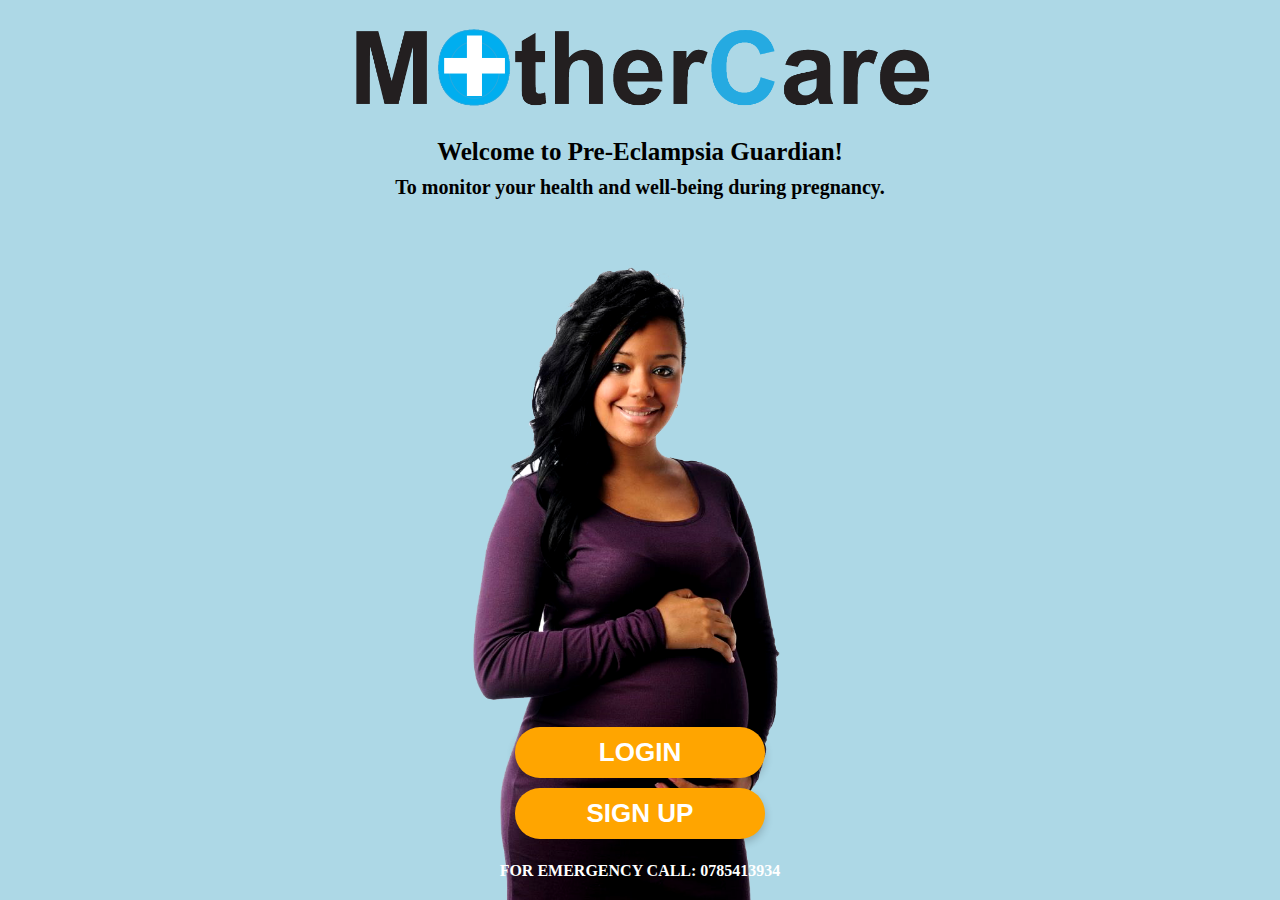
<file: index.html>
<!DOCTYPE html>
<html lang="en">
<head>
    <meta charset="UTF-8">
    <meta http-equiv="refresh" content="0;url=screen1.html">
    <title>Redirecting...</title>
</head>
<body>
    <p>If you are not redirected, <a href="screen1.html">click here</a>.</p>
</body>
</html>
</file>
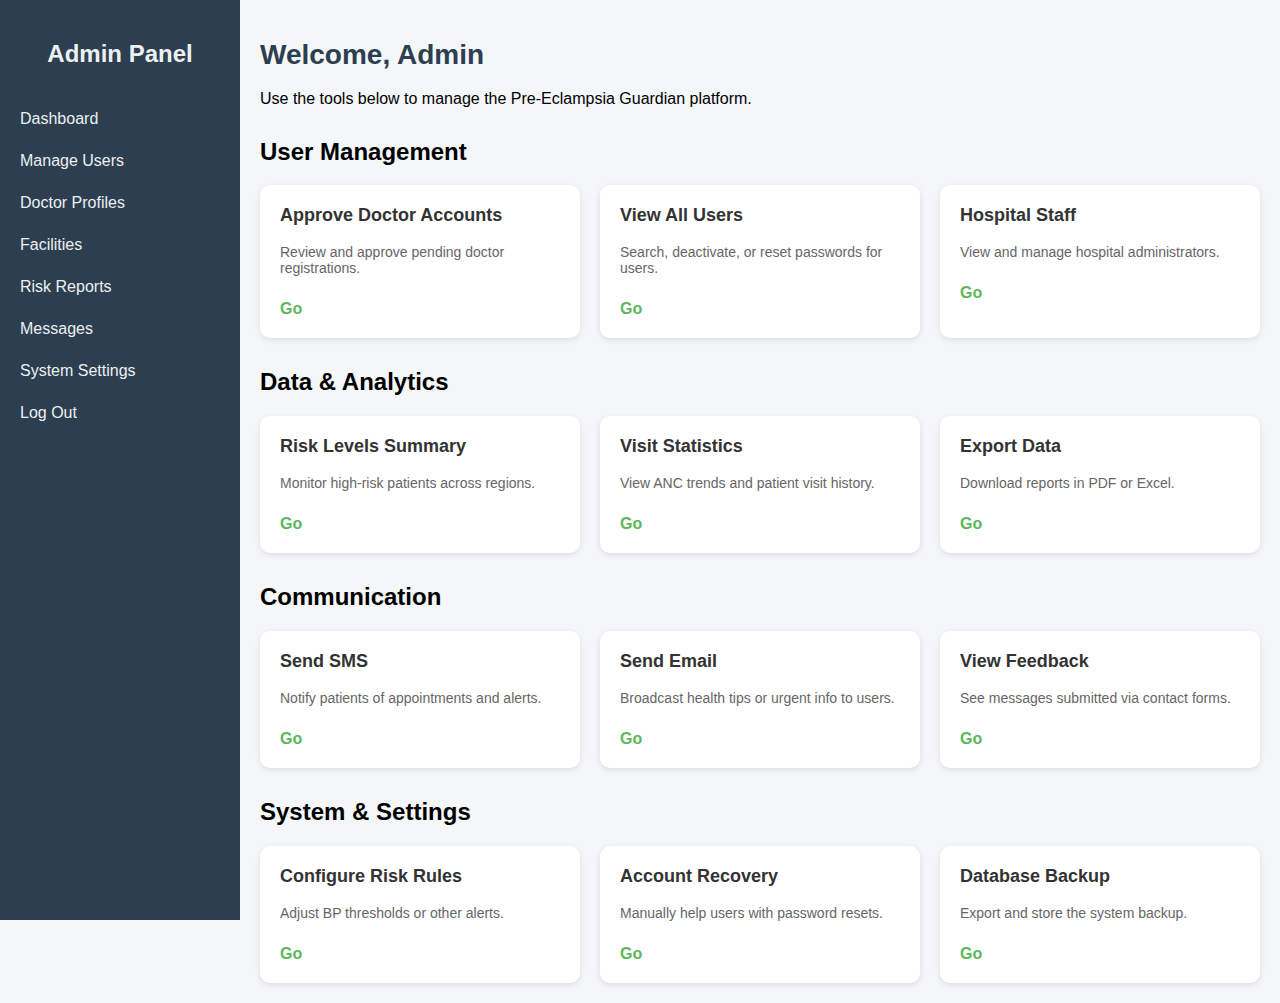
<file: admin_dashboard.html>
<!DOCTYPE html>
<html lang="en">
<head>
  <meta charset="UTF-8" />
  <meta name="viewport" content="width=device-width, initial-scale=1.0"/>
  <title>Admin Dashboard - Pre-Eclampsia Guardian</title>
  <style>
    body {
      margin: 0;
      font-family: 'Segoe UI', Tahoma, Geneva, Verdana, sans-serif;
      background-color: #f4f6f8;
    }

    .sidebar {
      position: fixed;
      width: 240px;
      height: 100%;
      background-color: #2c3e50;
      padding-top: 20px;
    }

    .sidebar h2 {
      color: #ecf0f1;
      text-align: center;
      margin-bottom: 30px;
    }

    .sidebar a {
      display: block;
      color: #ecf0f1;
      padding: 12px 20px;
      text-decoration: none;
      transition: background 0.3s;
    }

    .sidebar a:hover {
      background-color: #34495e;
    }

    .main {
      margin-left: 240px;
      padding: 20px;
    }

    .main h1 {
      color: #2c3e50;
      font-size: 28px;
    }

    .section {
      margin-top: 30px;
    }

    .card-container {
      display: grid;
      grid-template-columns: repeat(auto-fit, minmax(220px, 1fr));
      gap: 20px;
    }

    .card {
      background-color: #ffffff;
      padding: 20px;
      border-radius: 10px;
      box-shadow: 0 2px 6px rgba(0,0,0,0.1);
      transition: transform 0.2s ease;
    }

    .card:hover {
      transform: scale(1.02);
    }

    .card h3 {
      margin-top: 0;
      font-size: 18px;
      color: #333;
    }

    .card p {
      font-size: 14px;
      color: #666;
    }

    .card a {
      display: inline-block;
      margin-top: 10px;
      text-decoration: none;
      color: #5cb85c;
      font-weight: bold;
    }

    .card a:hover {
      text-decoration: underline;
    }
  </style>
</head>
<body>

  <div class="sidebar">
    <h2>Admin Panel</h2>
    <a href="#">Dashboard</a>
    <a href="#">Manage Users</a>
    <a href="#">Doctor Profiles</a>
    <a href="#">Facilities</a>
    <a href="#">Risk Reports</a>
    <a href="#">Messages</a>
    <a href="#">System Settings</a>
    <a href="#">Log Out</a>
  </div>

  <div class="main">
    <h1>Welcome, Admin</h1>
    <p>Use the tools below to manage the Pre-Eclampsia Guardian platform.</p>

    <div class="section">
      <h2>User Management</h2>
      <div class="card-container">
        <div class="card">
          <h3>Approve Doctor Accounts</h3>
          <p>Review and approve pending doctor registrations.</p>
          <a href="approve_doctors.php">Go</a>
        </div>
        <div class="card">
          <h3>View All Users</h3>
          <p>Search, deactivate, or reset passwords for users.</p>
          <a href="manage_users.php">Go</a>
        </div>
        <div class="card">
          <h3>Hospital Staff</h3>
          <p>View and manage hospital administrators.</p>
          <a href="hospital_staff.php">Go</a>
        </div>
      </div>
    </div>

    <div class="section">
      <h2>Data & Analytics</h2>
      <div class="card-container">
        <div class="card">
          <h3>Risk Levels Summary</h3>
          <p>Monitor high-risk patients across regions.</p>
          <a href="risk_reports.php">Go</a>
        </div>
        <div class="card">
          <h3>Visit Statistics</h3>
          <p>View ANC trends and patient visit history.</p>
          <a href="visit_analytics.php">Go</a>
        </div>
        <div class="card">
          <h3>Export Data</h3>
          <p>Download reports in PDF or Excel.</p>
          <a href="export_data.php">Go</a>
        </div>
      </div>
    </div>

    <div class="section">
      <h2>Communication</h2>
      <div class="card-container">
        <div class="card">
          <h3>Send SMS</h3>
          <p>Notify patients of appointments and alerts.</p>
          <a href="send_sms.php">Go</a>
        </div>
        <div class="card">
          <h3>Send Email</h3>
          <p>Broadcast health tips or urgent info to users.</p>
          <a href="send_email.php">Go</a>
        </div>
        <div class="card">
          <h3>View Feedback</h3>
          <p>See messages submitted via contact forms.</p>
          <a href="view_feedback.php">Go</a>
        </div>
      </div>
    </div>

    <div class="section">
      <h2>System & Settings</h2>
      <div class="card-container">
        <div class="card">
          <h3>Configure Risk Rules</h3>
          <p>Adjust BP thresholds or other alerts.</p>
          <a href="risk_settings.php">Go</a>
        </div>
        <div class="card">
          <h3>Account Recovery</h3>
          <p>Manually help users with password resets.</p>
          <a href="reset_requests.php">Go</a>
        </div>
        <div class="card">
          <h3>Database Backup</h3>
          <p>Export and store the system backup.</p>
          <a href="backup.php">Go</a>
        </div>
      </div>
    </div>
  </div>

</body>
</html>
</file>
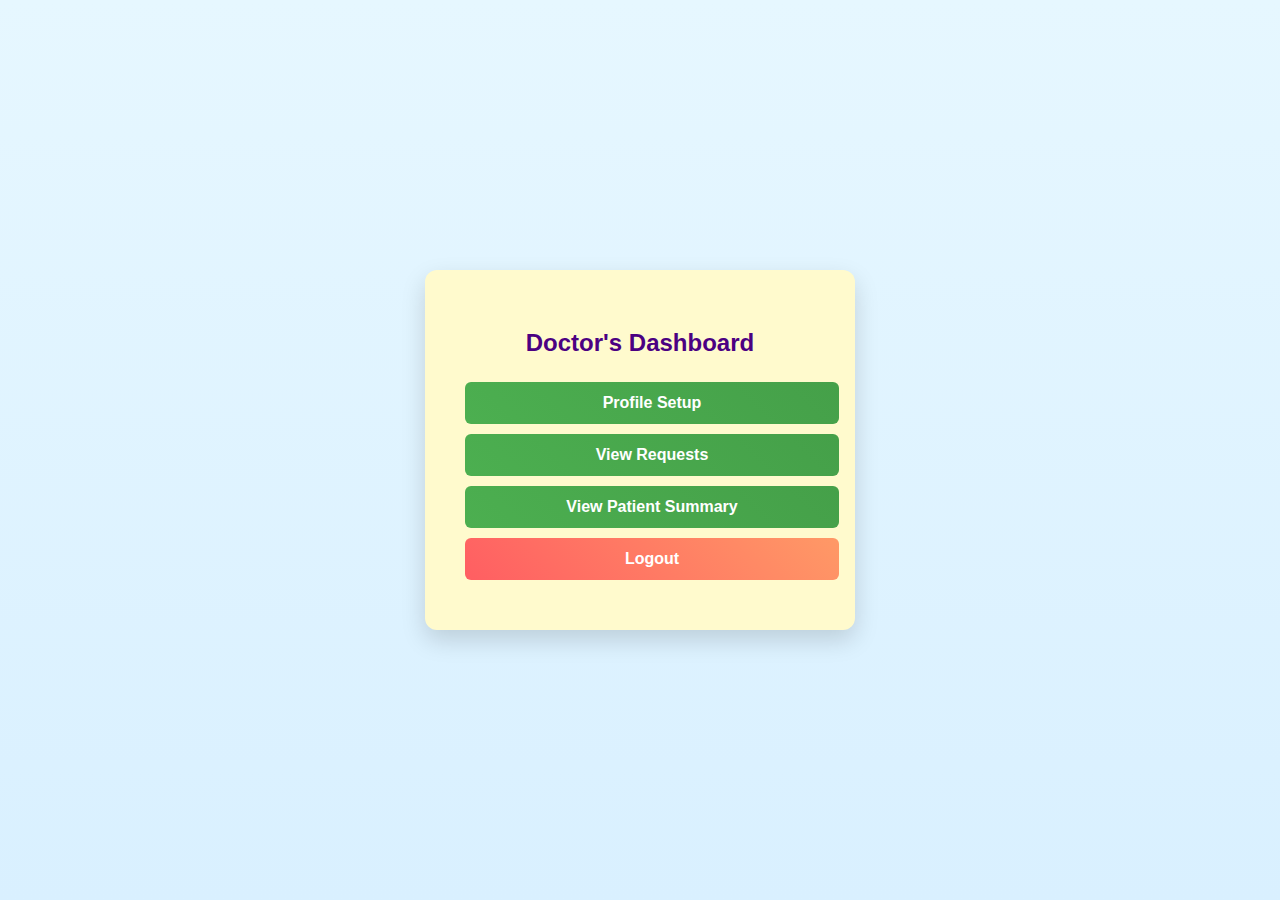
<file: doctor_dashboard.html>
<!DOCTYPE html>
<html lang="en">
<head>
  <meta charset="UTF-8" />
  <meta name="viewport" content="width=device-width, initial-scale=1.0"/>
  <title>Doctor Dashboard - MotherCare</title>
  <style>
    body {
      margin: 0;
      padding: 0;
      font-family: 'Segoe UI', Tahoma, Geneva, Verdana, sans-serif;
      background: linear-gradient(to bottom, #e6f7ff, #d9f0ff);
      display: flex;
      justify-content: center;
      align-items: center;
      height: 100vh;
    }

    .dashboard-container {
      background-color: #fffacd;
      padding: 40px;
      border-radius: 12px;
      box-shadow: 0 10px 25px rgba(0, 0, 0, 0.15);
      text-align: center;
      width: 350px;
    }

    h2 {
      color: #4B0082;
      margin-bottom: 25px;
    }

    .dashboard-btn {
      display: block;
      width: 100%;
      margin: 10px 0;
      padding: 12px;
      font-size: 16px;
      font-weight: bold;
      color: white;
      background: linear-gradient(45deg, #4CAF50, #45a049);
      border: none;
      border-radius: 6px;
      cursor: pointer;
      transition: background 0.3s ease;
      text-decoration: none;
    }

    .dashboard-btn:hover {
      background: linear-gradient(45deg, #45a049, #4CAF50);
    }

    .logout-btn {
      background: linear-gradient(45deg, #ff5e62, #ff9966);
    }

    .logout-btn:hover {
      background: linear-gradient(45deg, #ff9966, #ff5e62);
    }
  </style>
</head>
<body>

  <div class="dashboard-container">
    <h2>Doctor's Dashboard</h2>

    <a href="doctor_profile_setup.html" class="dashboard-btn">Profile Setup</a>
    <a href="view_requests.html" class="dashboard-btn">View Requests</a>
    <a href="at_risk_summary.html" class="dashboard-btn">View Patient Summary</a>
    <a href="screen1.html" class="dashboard-btn logout-btn">Logout</a>

  </div>

</body>
</html>
</file>
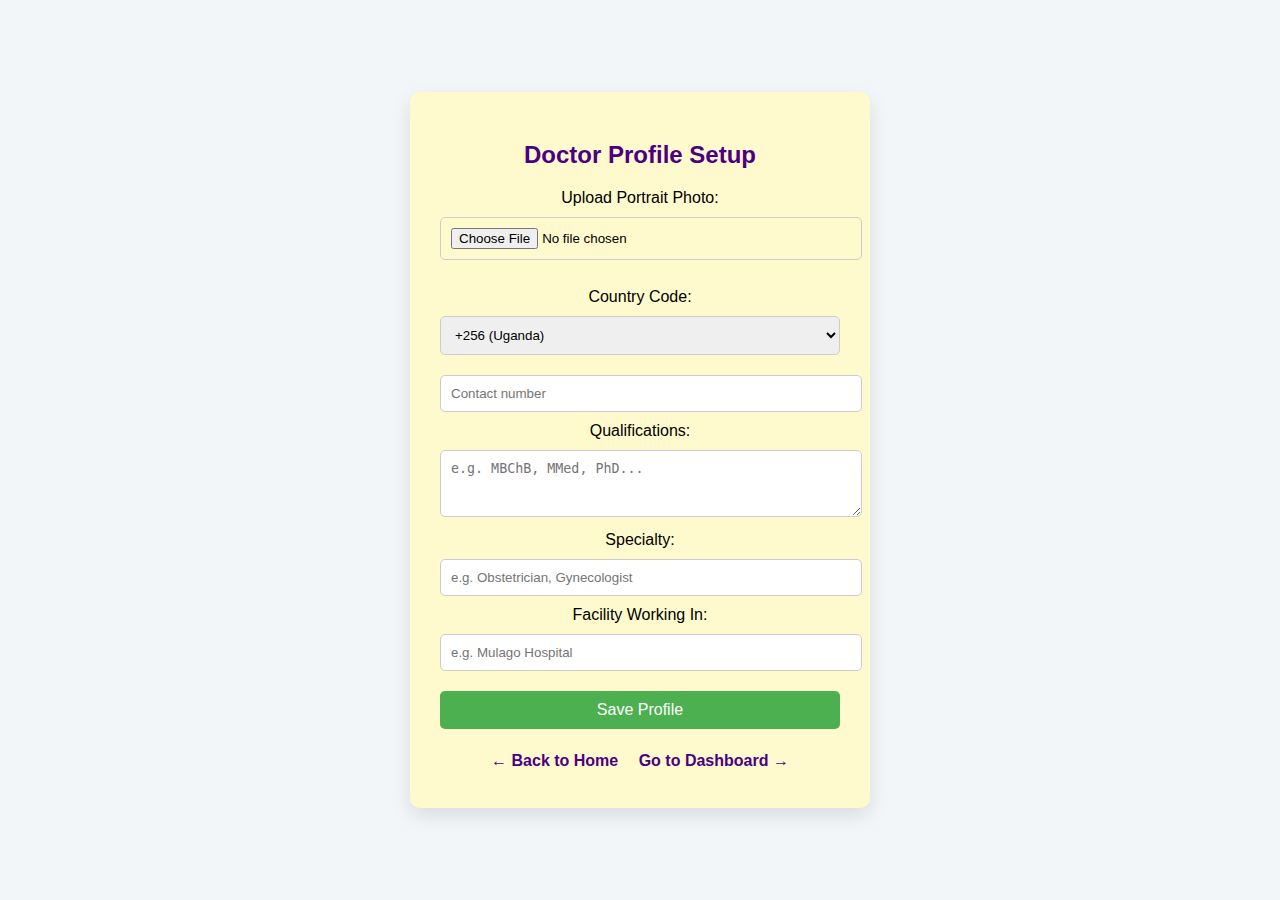
<file: doctor_profile_setup.html>
<!DOCTYPE html>
<html lang="en">
<head>
  <meta charset="UTF-8" />
  <meta name="viewport" content="width=device-width, initial-scale=1.0" />
  <title>Doctor Profile Setup - Pre-Eclampsia Guardian</title>
  <style>
    body {
      font-family: Arial, sans-serif;
      background-color: #f3f6f9;
      display: flex;
      justify-content: center;
      align-items: center;
      height: 100vh;
      margin: 0;
    }

    .profile-container {
      background-color: #fffacd;
      padding: 30px;
      border-radius: 10px;
      width: 400px;
      box-shadow: 0 8px 20px rgba(0,0,0,0.1);
      text-align: center;
    }

    h2 {
      color: #4B0082;
      margin-bottom: 20px;
    }

    input[type="text"], input[type="file"], textarea, select, input[type="tel"] {
      width: 100%;
      padding: 10px;
      margin: 10px 0;
      border-radius: 5px;
      border: 1px solid #ccc;
    }

    textarea {
      resize: vertical;
    }

    .button {
      background-color: #4CAF50;
      color: white;
      border: none;
      padding: 10px;
      width: 100%;
      border-radius: 5px;
      cursor: pointer;
      font-size: 16px;
      margin-top: 10px;
    }

    .button:hover {
      background-color: #45a049;
    }

    .link-buttons {
      margin-top: 15px;
    }

    .link-buttons a {
      display: inline-block;
      margin: 8px;
      color: #4B0082;
      text-decoration: none;
      font-weight: bold;
    }

    .link-buttons a:hover {
      text-decoration: underline;
    }
  </style>
</head>
<body>

<div class="profile-container">
  <h2>Doctor Profile Setup</h2>
  <form action="doctor_profile_setup.php" method="POST" enctype="multipart/form-data">
    <label>Upload Portrait Photo:</label>
    <input type="file" name="photo" accept="image/*" required /><br><br>

    <label for="countryCode">Country Code:</label>
    <select name="countryCode" id="countryCode" required>
      <option value="+256">+256 (Uganda)</option>
      <option value="+254">+254 (Kenya)</option>
      <option value="+255">+255 (Tanzania)</option>
      <option value="+211">+211 (South Sudan)</option>
      <option value="+250">+250 (Rwanda)</option>
      <option value="+243">+243 (DR Congo)</option>
      <option value="+252">+252 (Somalia)</option>
      <option value="+234">+234 (Nigeria)</option>
      <option value="+251">+251 (Ethiopia)</option>
      <option value="+1">+1 (USA)</option>
      <option value="+44">+44 (UK)</option>
      <option value="+27">+27 (South Africa)</option>
      <option value="+91">+91 (India)</option>
    </select>

    <input type="tel" name="dContact" placeholder="Contact number" required />

    <label>Qualifications:</label>
    <textarea name="qualifications" rows="3" placeholder="e.g. MBChB, MMed, PhD..." required></textarea>

    <label>Specialty:</label>
    <input type="text" name="specialty" placeholder="e.g. Obstetrician, Gynecologist" required />

    <label>Facility Working In:</label>
    <input type="text" name="facility" placeholder="e.g. Mulago Hospital" required />

    <button type="submit" class="button">Save Profile</button>
  </form>

  <div class="link-buttons">
    <a href="screen1.html">← Back to Home</a>
    <a href="doctor_dashboard.html">Go to Dashboard →</a>
  </div>
</div>

</body>
</html>
</file>
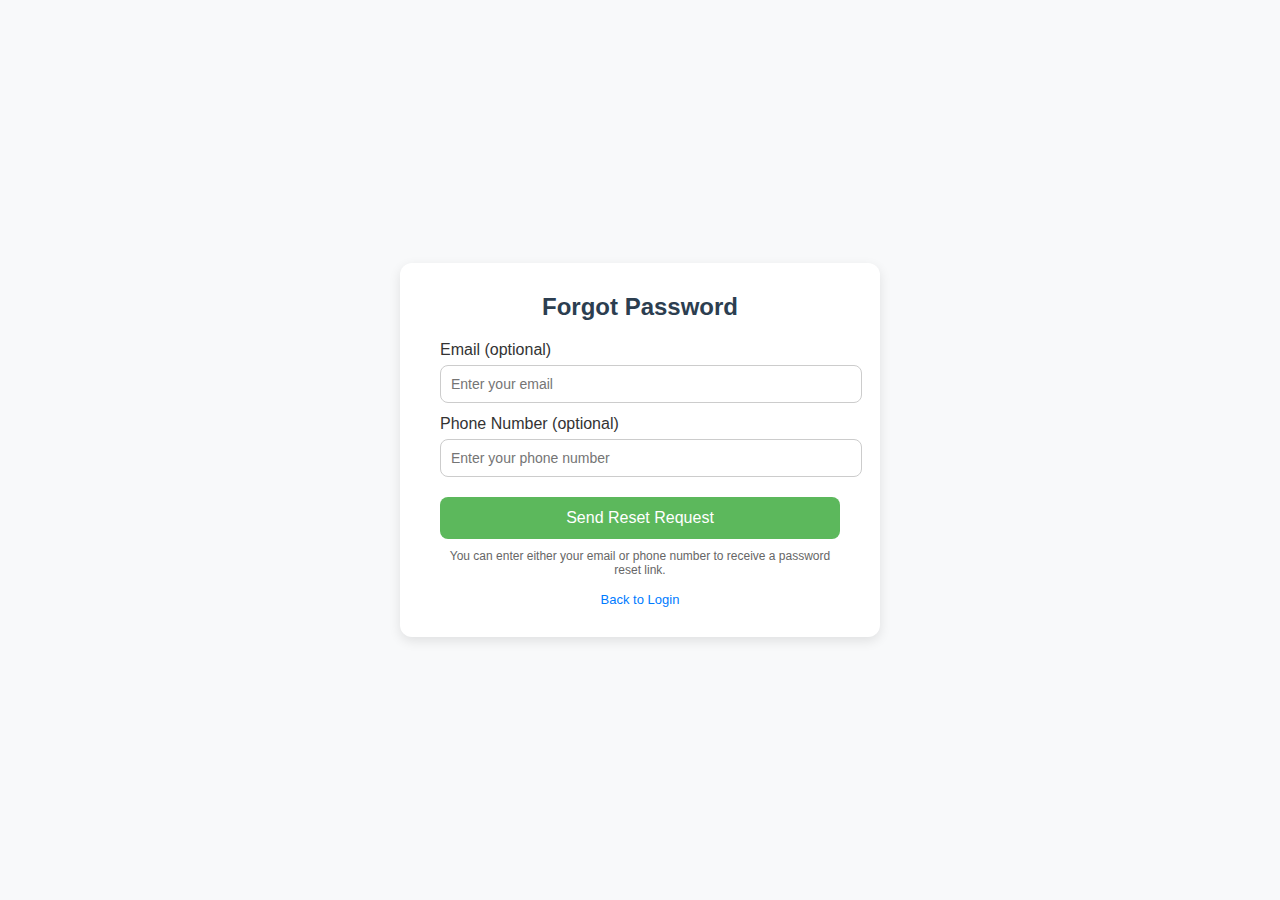
<file: forgot_password.html>
<!DOCTYPE html>
<html lang="en">
<head>
  <meta charset="UTF-8">
  <title>Forgot Password - Pre-Eclampsia Guardian</title>
  <meta name="viewport" content="width=device-width, initial-scale=1">
  <style>
    body {
      margin: 0;
      font-family: 'Segoe UI', Tahoma, Geneva, Verdana, sans-serif;
      background: #f8f9fa;
      display: flex;
      justify-content: center;
      align-items: center;
      height: 100vh;
    }

    .container {
      background-color: #ffffff;
      padding: 30px 40px;
      border-radius: 12px;
      box-shadow: 0 4px 12px rgba(0, 0, 0, 0.1);
      width: 100%;
      max-width: 400px;
    }

    .container h2 {
      margin-top: 0;
      color: #2c3e50;
      font-size: 24px;
      text-align: center;
    }

    label {
      display: block;
      margin: 12px 0 6px;
      color: #333;
      font-weight: 500;
    }

    input[type="email"],
    input[type="text"] {
      width: 100%;
      padding: 10px;
      border: 1px solid #ccc;
      border-radius: 8px;
      outline: none;
      font-size: 14px;
      transition: border 0.3s;
    }

    input:focus {
      border-color: #5cb85c;
    }

    button {
      width: 100%;
      padding: 12px;
      margin-top: 20px;
      background-color: #5cb85c;
      border: none;
      border-radius: 8px;
      color: white;
      font-size: 16px;
      cursor: pointer;
      transition: background-color 0.3s;
    }

    button:hover {
      background-color: #4cae4c;
    }

    .note {
      text-align: center;
      font-size: 12px;
      color: #666;
      margin-top: 10px;
    }

    .back-link {
      display: block;
      text-align: center;
      margin-top: 15px;
      font-size: 13px;
    }

    .back-link a {
      color: #007bff;
      text-decoration: none;
    }

    .back-link a:hover {
      text-decoration: underline;
    }
  </style>
</head>
<body>

  <div class="container">
    <h2>Forgot Password</h2>
    <form action="admin.php" method="POST">
      <label for="email">Email (optional)</label>
      <input type="email" name="email" id="email" placeholder="Enter your email">

      <label for="phone">Phone Number (optional)</label>
      <input type="text" name="phone" id="phone" placeholder="Enter your phone number">

      <button type="submit">Send Reset Request</button>

      <p class="note">You can enter either your email or phone number to receive a password reset link.</p>

      <div class="back-link">
        <a href="screen2.html">Back to Login</a>
      </div>
    </form>
  </div>

</body>
</html>
</file>
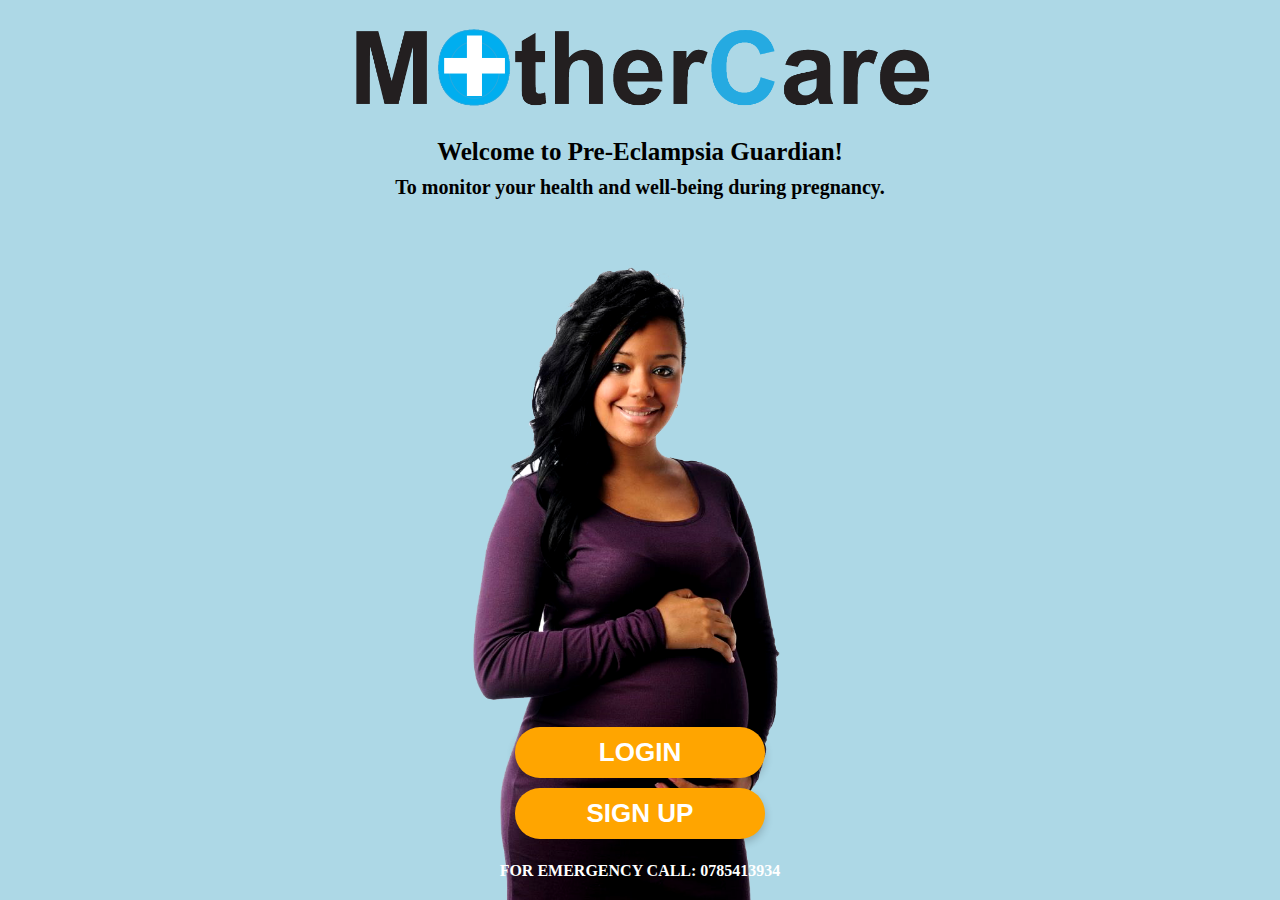
<file: screen1.html>
<!DOCTYPE html>
<html lang="en">
<head>
    <meta charset="UTF-8">
    <meta name="viewport" content="width=device-width, initial-scale=1.0">
    <title>Mother Care</title>
    <style>
        /* Center all content */
        body {
            background-color: #ADD8E6; /* Light blue background */
            margin: 0;
            display: flex;
            flex-direction: column;
            align-items: center;
            height: 100vh; /* Fill the viewport height */
        }

        /* Style for the logo image */
        .logo {
            width: 80%; /* Adjusts width to fit screen */
            max-width: 600px; /* Max width for larger screens */
            margin: 20px 0;
        }

        /* Container for the woman image */
        .background-image {
            background-image: url('woman.png'); /* Updated to reflect root directory path */
            background-repeat: no-repeat;
            background-position: center bottom; /* Align image to the bottom */
            background-size: contain; /* Ensures the entire image fits without cropping */
            width: 100%;
            height: calc(100vh - 140px); /* Adjust height to fill screen without overlapping with logo */
            display: flex;
            flex-direction: column; /* Align children vertically */
            justify-content: flex-end; /* Push buttons to the bottom */
            align-items: center; /* Center buttons horizontally */
            padding-bottom: 20px; /* Add space below buttons */
        }

        /* General button styling */
        .button {
            font-family: Arial, sans-serif;
            font-size: 26px;
            padding: 10px 20px;
            width: 250px; /* Set a fixed width for buttons */
            border-radius: 25px; /* Rounded edges of 25 pixels */
            border: none;
            cursor: pointer;
            transition: background-color 0.3s ease, transform 0.2s ease;
            margin: 5px 0; /* Space between buttons */
            background-color: #FFA500; /* Orange background */
            color: white; /* White text */
            box-shadow: 0 4px 8px rgba(0, 0, 0, 0.2); /* Dark shadow */
        }

        /* Button hover effects */
        .button:hover {
            background-color: #FF8C00; /* Darker orange on hover */
            transform: scale(1.05); /* Slight scale effect */
        }

        /* Paragraph styling */
        p {
            margin: 5px 0; /* Reduced margin for paragraphs */
        }
    </style>
</head>
<body>
    <!-- Logo image at the top -->
    <img src="logo.png" alt="Logo" class="logo"> <!-- Updated to reflect root directory path -->
    <p style="color: dark purple; font-size: 25px;"><b>Welcome to Pre-Eclampsia Guardian!</b></p>
    <p style="color: black; font-size: 20px;"><b>To monitor your health and well-being during pregnancy.</b></p>
    
    <!-- Container with woman.png as background image, fully visible below the logo -->
    <div class="background-image">
        <button class="button" onclick="location.href='screen2.html'"><b>LOGIN</b></button>
        <button class="button" onclick="location.href='screen3.html'"><b>SIGN UP</b></button>
        <br><font color="white"><b>FOR EMERGENCY CALL: 0785413934</b></font>
    </div>

</body>
</html>
</file>
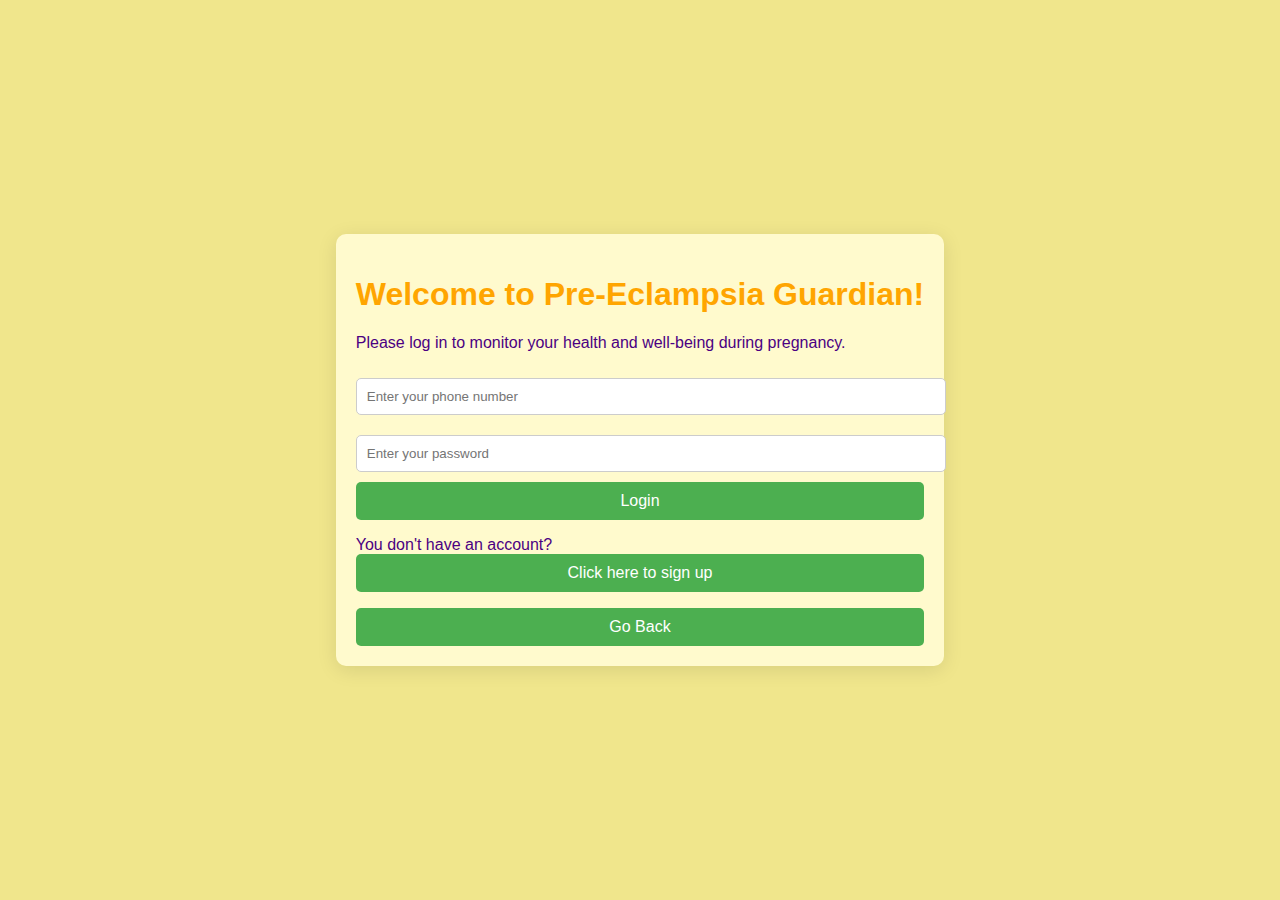
<file: screen2.html>
<!DOCTYPE html>
<html lang="en">
<head>
    <meta charset="UTF-8">
    <meta name="viewport" content="width=device-width, initial-scale=1.0">
    <title>Login - Pre-Eclampsia Guardian</title>
    <style>
        body {
            background-color: #F0E68C;
            font-family: Arial, sans-serif;
            display: flex;
            flex-direction: column;
            align-items: center;
            justify-content: center;
            height: 100vh;
            margin: 0;
            color: #4B0082;
        }

        h1 {
            color: #FFA500;
        }

        .login-container {
            background-color: #FFFACD;
            padding: 20px;
            border-radius: 10px;
            box-shadow: 0 4px 20px rgba(0, 0, 0, 0.1);
        }

        input[type="text"], input[type="password"] {
            width: 100%;
            padding: 10px;
            margin: 10px 0;
            border: 1px solid #ccc;
            border-radius: 5px;
        }

        .button {
            background-color: #4CAF50;
            color: white;
            border: none;
            padding: 10px;
            border-radius: 5px;
            cursor: pointer;
            width: 100%;
            font-size: 16px;
        }

        .button:hover {
            background-color: #45a049;
        }

        p {
            margin-top: 10px;
        }
    </style>
</head>
<body>
    <div class="login-container">
        <font color="black"><h1>Welcome to Pre-Eclampsia Guardian!</h1></font>
        <p>Please log in to monitor your health and well-being during pregnancy.</p>
        
        <input type="text" id="phone" placeholder="Enter your phone number" required>
        <input type="password" id="password" placeholder="Enter your password" required>
        <button class="button" onclick="handleLogin()">Login</button>
        <p id="message"></p>
        <p>You don't have an account? <button class="button" onclick="location.href='screen3.html'">Click here to sign up</button></p>
        <button class="button" onclick="location.href='screen1.html'">Go Back</button>
    </div>

    <script>
        async function handleLogin() {
            const phone = document.getElementById("phone").value;
            const password = document.getElementById("password").value;

            const response = await fetch("/login", {
                method: "POST",
                headers: {
                    "Content-Type": "application/json",
                },
                body: JSON.stringify({ phone, password }),
            });

            const result = await response.json();
            document.getElementById("message").innerText = result.message;
        }
    </script>
</body>
</html>
</file>
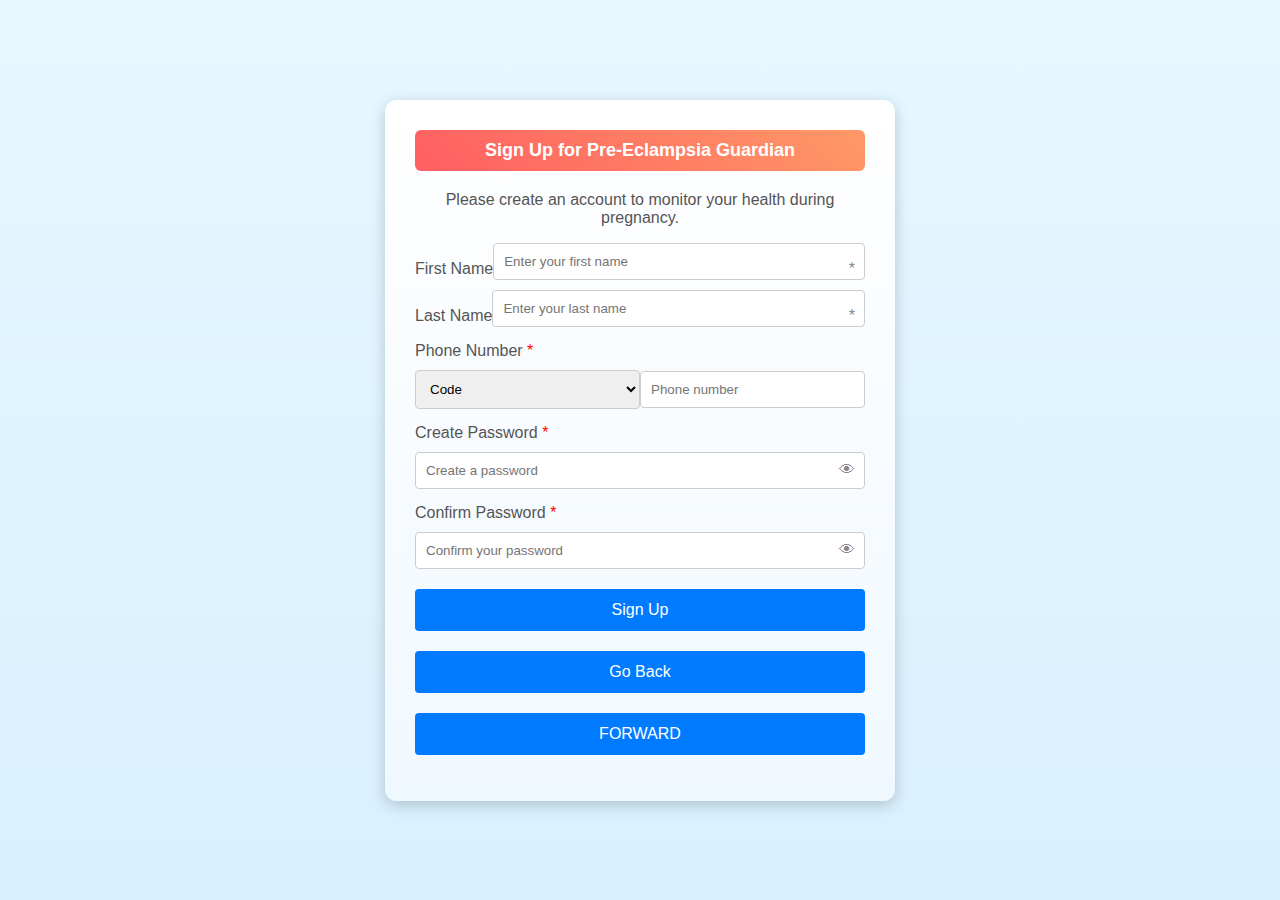
<file: screen3.html>
<!DOCTYPE html>
<html lang="en">
<head>
    <meta charset="UTF-8">
    <meta name="viewport" content="width=device-width, initial-scale=1.0">
    <title>Sign Up - Pre-Eclampsia Guardian</title>
    <style>
        body {
            font-family: Arial, sans-serif;
            margin: 0;
            padding: 0;
            background: linear-gradient(to bottom, #e6f7ff, #d9f0ff);
            display: flex;
            justify-content: center;
            align-items: center;
            height: 100vh;
        }
        .signup-container {
            background: linear-gradient(to bottom, #ffffff, #f0f8ff);
            padding: 30px;
            border-radius: 12px;
            box-shadow: 0 4px 15px rgba(0, 0, 0, 0.2);
            width: 100%;
            max-width: 450px;
            text-align: center;
        }
        .signup-header {
            background: linear-gradient(45deg, #ff5e62, #ff9966);
            padding: 10px;
            color: white;
            font-size: 18px;
            font-weight: bold;
            border-radius: 6px;
            margin-bottom: 20px;
        }
        h3 {
            margin-top: 0;
            color: #333;
        }
        p {
            color: #555;
        }
        label {
            display: block;
            text-align: left;
            margin-top: 15px;
            color: #555;
        }
        .asterisk {
            color: red;
        }
        .input-group {
            display: flex;
            align-items: center;
            margin-top: 10px;
            position: relative;
        }
        .input-group input,
        .input-group select {
            flex: 1;
            padding: 10px;
            border: 1px solid #ccc;
            border-radius: 4px;
            outline: none;
        }
        .input-group input:focus,
        .input-group select:focus {
            border-color: #007BFF;
        }
        .input-group span {
            position: absolute;
            right: 10px;
            cursor: pointer;
            color: #888;
        }
        button {
            width: 100%;
            padding: 12px;
            margin-top: 20px;
            border: none;
            background: #007BFF;
            color: white;
            font-size: 16px;
            border-radius: 4px;
            cursor: pointer;
            transition: background 0.3s;
        }
        button:hover {
            background: #0056b3;
        }
        .back-button {
            background-color: #6c757d;
        }
        .back-button:hover {
            background-color: #5a6268;
        }
        .signup-message {
            margin-top: 15px;
            color: red;
        }

        /* Responsive Design */
        @media (max-width: 768px) {
            .signup-container {
                padding: 20px;
                width: 90%;
                max-width: 380px;
            }
            .signup-header {
                font-size: 16px;
            }
            label {
                font-size: 14px;
            }
            button {
                font-size: 14px;
            }
            .input-group input,
            .input-group select {
                font-size: 14px;
                padding: 8px;
            }
        }

        @media (max-width: 480px) {
            .signup-container {
                padding: 15px;
                width: 95%;
                max-width: 350px;
            }
            .signup-header {
                font-size: 14px;
            }
            label {
                font-size: 12px;
            }
            button {
                font-size: 14px;
                padding: 10px;
            }
            .input-group input,
            .input-group select {
                font-size: 12px;
                padding: 6px;
            }
        }
    </style>
</head>
<body>
    <div class="signup-container">
        <div class="signup-header">
            Sign Up for Pre-Eclampsia Guardian
        </div>
        <p>Please create an account to monitor your health during pregnancy.</p>

        <div class="input-group">
            <label for="firstName">First Name <span class="asterisk">*</span></label>
            <input type="text" id="firstName" placeholder="Enter your first name" required>
        </div>

        <div class="input-group">
            <label for="lastName">Last Name <span class="asterisk">*</span></label>
            <input type="text" id="lastName" placeholder="Enter your last name" required>
        </div>

        <label for="countryCode">Phone Number <span class="asterisk">*</span></label>
        <div class="input-group">
            <select id="countryCode" required>
                <option value="">Code</option>
                <option value="+1">+1 (USA)</option>
                <option value="+44">+44 (UK)</option>
                <option value="+256">+256 (Uganda)</option>
                <option value="+91">+91 (India)</option>
                <option value="+61">+61 (Australia)</option>
                <!-- Add more options as needed -->
            </select>
            <input type="text" id="phone" placeholder="Phone number" maxlength="10" required>
        </div>

        <label for="password">Create Password <span class="asterisk">*</span></label>
        <div class="input-group">
            <input type="password" id="password" placeholder="Create a password" required>
            <span onclick="togglePassword('password')">&#128065;</span>
        </div>

        <label for="confirmPassword">Confirm Password <span class="asterisk">*</span></label>
        <div class="input-group">
            <input type="password" id="confirmPassword" placeholder="Confirm your password" required>
            <span onclick="togglePassword('confirmPassword')">&#128065;</span>
        </div>

        <button type="button" onclick="handleSignUp()">Sign Up</button>
        <button class="button" onclick="location.href='screen2.html'">Go Back</button>
<button class="button" onclick="location.href='screen4.html'">FORWARD</button>

        <p id="signupMessage" class="signup-message"></p>
    </div>

    <script>
        function togglePassword(fieldId) {
            const field = document.getElementById(fieldId);
            if (field.type === "password") {
                field.type = "text";
            } else {
                field.type = "password";
            }
        }

        async function handleSignUp() {
            const firstName = document.getElementById("firstName").value;
            const lastName = document.getElementById("lastName").value;
            const countryCode = document.getElementById("countryCode").value;
            const phone = document.getElementById("phone").value;
            const password = document.getElementById("password").value;
            const confirmPassword = document.getElementById("confirmPassword").value;

            if (!firstName || !lastName || !countryCode || !phone || !password || !confirmPassword) {
                document.getElementById("signupMessage").innerText = "All fields are required!";
                return;
            }

            if (password !== confirmPassword) {
                document.getElementById("signupMessage").innerText = "Passwords do not match!";
                return;
            }

            const fullPhoneNumber = countryCode + phone;

            try {
                const response = await fetch("/signup", {
                    method: "POST",
                    headers: {
                        "Content-Type": "application/json",
                    },
                    body: JSON.stringify({ firstName, lastName, phone: fullPhoneNumber, password }),
                });

                const result = await response.json();
                if (result.success) {
                    window.location.href = "/screen4"; // Adjust to your Flask route
                } else {
                    document.getElementById("signupMessage").innerText = result.message || "An error occurred. Please try again.";
                }
            } catch (error) {
                document.getElementById("signupMessage").innerText = "Network error: " + error.message;
            }
        }
    </script>
</body>
</html>
</file>
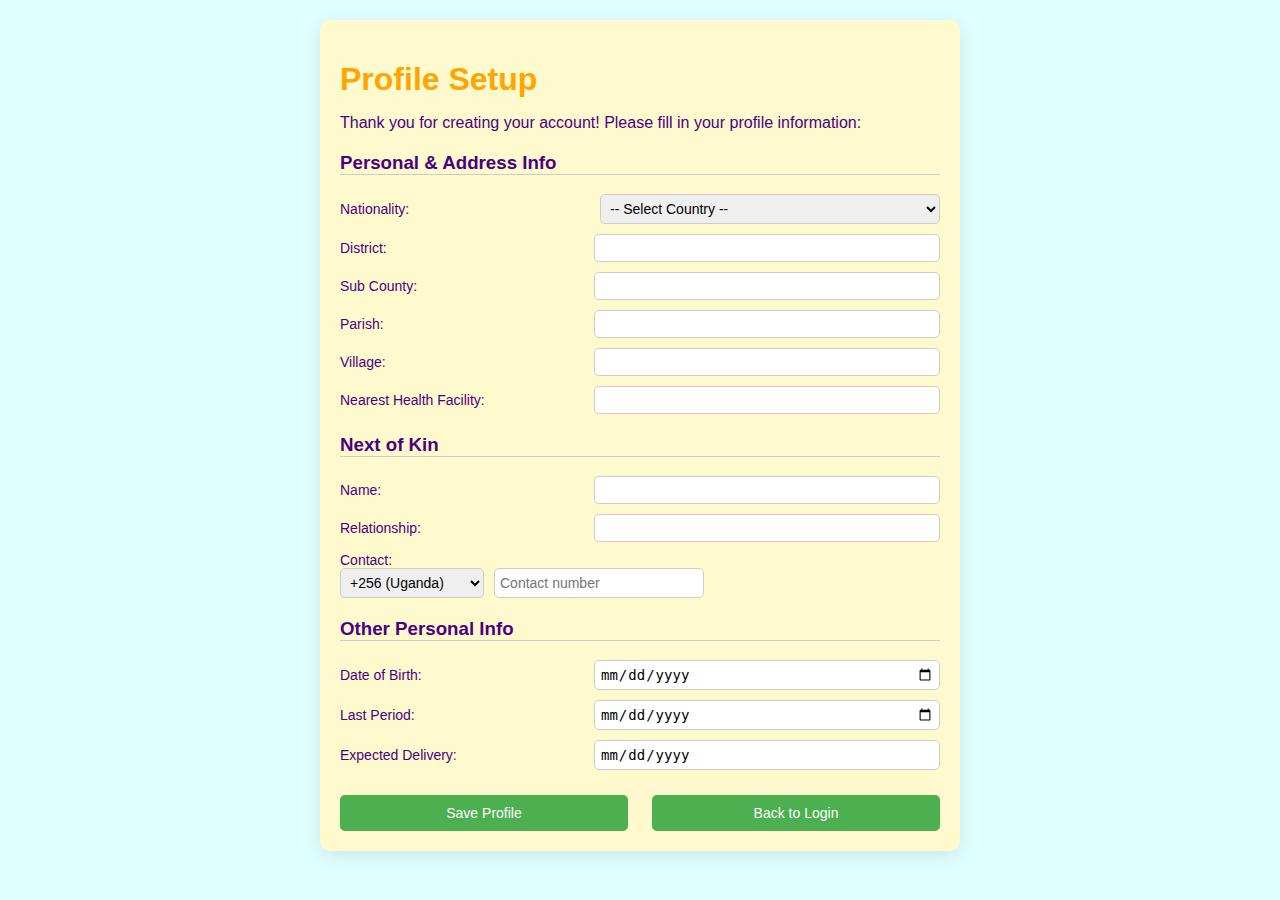
<file: screen4.html>
<!DOCTYPE html>
<html lang="en">
<head>
  <meta charset="UTF-8" />
  <meta name="viewport" content="width=device-width, initial-scale=1.0"/>
  <title>MotherCare - Profile Setup</title>
  <style>
    body {
      background-color: #E0FFFF;
      font-family: Arial, sans-serif;
      display: flex;
      flex-direction: column;
      align-items: center;
      justify-content: flex-start;
      margin: 0;
      color: #4B0082;
      padding: 20px;
    }

    h1 {
      color: #FFA500;
      margin-bottom: 5px;
    }

    .profile-container {
      background-color: #FFFACD;
      padding: 20px;
      border-radius: 10px;
      box-shadow: 0 4px 20px rgba(0, 0, 0, 0.1);
      max-width: 600px;
      width: 100%;
    }

    .form-row {
      display: flex;
      align-items: center;
      margin-bottom: 10px;
      flex-wrap: wrap;
    }

    label {
      flex: 1 0 40%;
      font-size: 14px;
      margin-right: 10px;
    }

    input[type="text"],
    input[type="tel"],
    input[type="date"],
    select {
      flex: 1 0 55%;
      padding: 5px;
      font-size: 14px;
      border: 1px solid #ccc;
      border-radius: 5px;
    }

    .button {
      background-color: #4CAF50;
      color: white;
      border: none;
      padding: 10px;
      border-radius: 5px;
      cursor: pointer;
      font-size: 14px;
      width: 48%;
      margin-top: 15px;
    }

    .button:hover {
      background-color: #45a049;
    }

    .button-container {
      display: flex;
      justify-content: space-between;
      gap: 10px;
    }

    select.country-code {
      width: 100%;
    }

    .contact-row {
      display: flex;
      gap: 10px;
    }

    .contact-row select {
      flex: 1 0 40%;
    }

    .contact-row input {
      flex: 1 0 55%;
    }

    h3 {
      color: #4B0082;
      border-bottom: 1px solid #ccc;
      margin-top: 20px;
    }
  </style>
</head>
<body>
  <div class="profile-container">
    <h1>Profile Setup</h1>
    <p>Thank you for creating your account! Please fill in your profile information:</p>

    <form action="save_profile.php" method="POST">
      <h3>Personal & Address Info</h3>

      <div class="form-row">
        <label for="nationality">Nationality:</label>
        <select name="nationality" id="nationality" required>
          <option value="">-- Select Country --</option>
          <option value="Uganda">Uganda</option>
          <option value="Kenya">Kenya</option>
          <option value="Tanzania">Tanzania</option>
          <option value="South Sudan">South Sudan</option>
          <option value="Rwanda">Rwanda</option>
          <option value="DR Congo">DR Congo</option>
          <option value="Somalia">Somalia</option>
          <option value="Nigeria">Nigeria</option>
          <option value="Ethiopia">Ethiopia</option>
          <option value="Other">Other</option>
        </select>
      </div>

      <div class="form-row"><label for="district">District:</label><input type="text" name="district" id="district" required></div>
      <div class="form-row"><label for="subCounty">Sub County:</label><input type="text" name="subCounty" id="subCounty" required></div>
      <div class="form-row"><label for="parish">Parish:</label><input type="text" name="parish" id="parish" required></div>
      <div class="form-row"><label for="village">Village:</label><input type="text" name="village" id="village" required></div>
      <div class="form-row"><label for="nearestHealth">Nearest Health Facility:</label><input type="text" name="nearestHealth" id="nearestHealth" required></div>

      <h3>Next of Kin</h3>

      <div class="form-row"><label for="kinName">Name:</label><input type="text" name="kinName" id="kinName" required></div>
      <div class="form-row"><label for="kinRelationship">Relationship:</label><input type="text" name="kinRelationship" id="kinRelationship" required></div>

      <div class="form-row">
        <label for="kinContact">Contact:</label>
        <div class="contact-row">
          <select name="countryCode" id="countryCode" class="country-code" required>
            <option value="+256">+256 (Uganda)</option>
            <option value="+254">+254 (Kenya)</option>
            <option value="+255">+255 (Tanzania)</option>
            <option value="+211">+211 (South Sudan)</option>
            <option value="+250">+250 (Rwanda)</option>
            <option value="+243">+243 (DR Congo)</option>
            <option value="+252">+252 (Somalia)</option>
            <option value="+234">+234 (Nigeria)</option>
            <option value="+251">+251 (Ethiopia)</option>
            <option value="+1">+1 (USA)</option>
            <option value="+44">+44 (UK)</option>
            <option value="+27">+27 (South Africa)</option>
            <option value="+91">+91 (India)</option>
            <!-- Add more as needed -->
          </select>
          <input type="tel" name="kinContact" id="kinContact" placeholder="Contact number" required />
        </div>
      </div>

      <h3>Other Personal Info</h3>
      <div class="form-row"><label for="dob">Date of Birth:</label><input type="date" name="dob" id="dob" required></div>
      <div class="form-row"><label for="lastPeriod">Last Period:</label><input type="date" name="lastPeriod" id="lastPeriod" required></div>
      <div class="form-row"><label for="expectedDelivery">Expected Delivery:</label><input type="date" name="expectedDelivery" id="expectedDelivery" readonly></div>

      <div class="button-container">
        <button type="submit" class="button">Save Profile</button>
        <button type="button" class="button" onclick="window.location.href='screen1.html';">Back to Login</button>
      </div>
    </form>
  </div>

  <script>
    document.getElementById("lastPeriod").addEventListener("change", function () {
      const lastPeriodDate = new Date(this.value);
      if (!isNaN(lastPeriodDate)) {
        lastPeriodDate.setDate(lastPeriodDate.getDate() + 280); // 40 weeks = 280 days
        const yyyy = lastPeriodDate.getFullYear();
        const mm = String(lastPeriodDate.getMonth() + 1).padStart(2, '0');
        const dd = String(lastPeriodDate.getDate()).padStart(2, '0');
        document.getElementById("expectedDelivery").value = `${yyyy}-${mm}-${dd}`;
      }
    });
  </script>
</body>
</html>
</file>
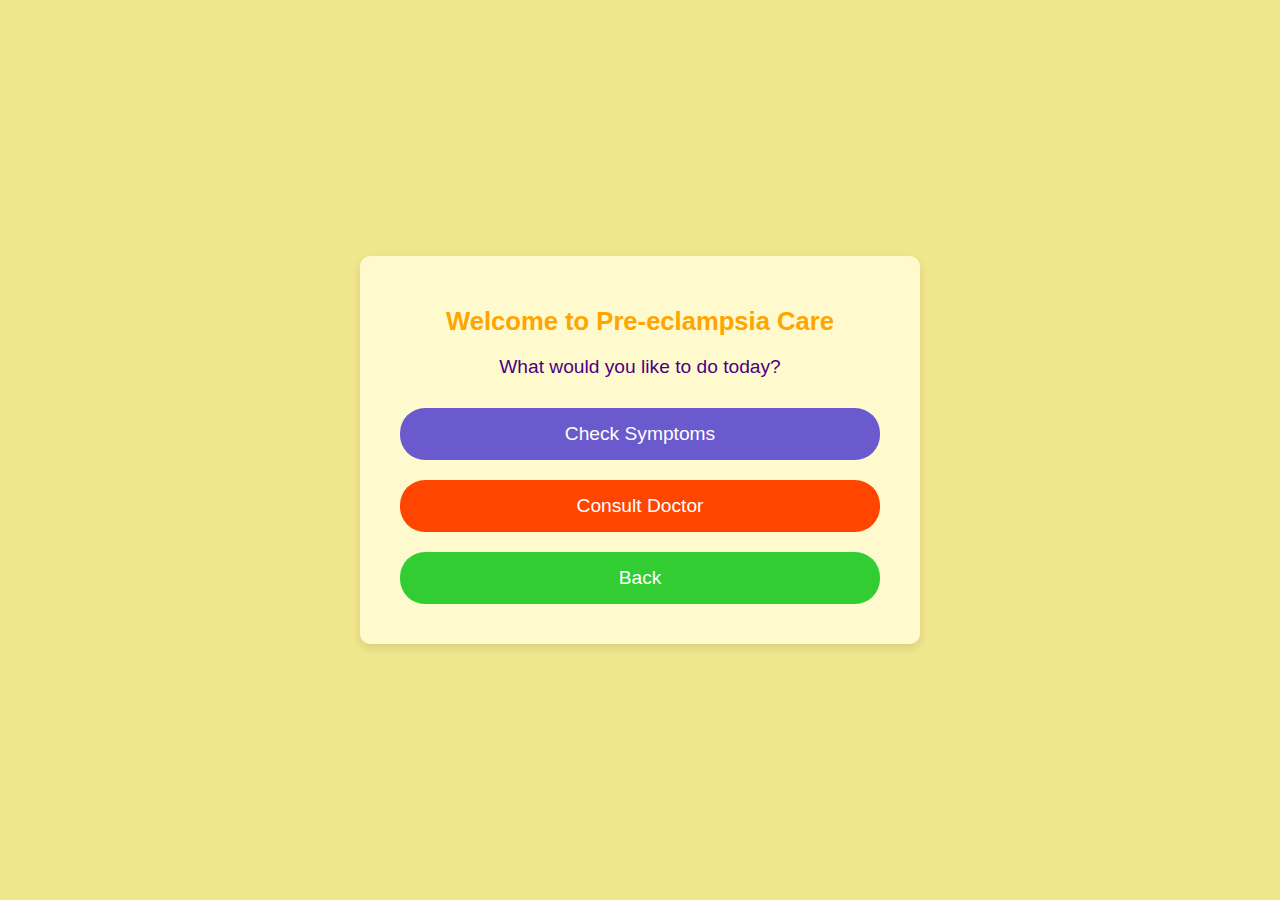
<file: screen5.html>
<!DOCTYPE html>
<html lang="en">
<head>
    <meta charset="UTF-8">
    <meta name="viewport" content="width=device-width, initial-scale=1.0">
    <title>Welcome to Pre-eclampsia Care</title>
    <style>
        /* General Styling */
        body {
            font-family: Arial, sans-serif;
            background-color: #F0E68C;
            display: flex;
            justify-content: center;
            align-items: center;
            height: 100vh;
            margin: 0;
        }

        .container {
            text-align: center;
            background-color: #FFFACD;
            padding: 30px;
            border-radius: 10px;
            box-shadow: 0 4px 10px rgba(0, 0, 0, 0.1);
            width: 80%;
            max-width: 500px;
            color: #4B0082;
        }

        h2 {
            color: #FFA500;
            margin-bottom: 20px;
            font-size: 1.6em;
        }

        p {
            font-size: 1.2em;
            margin-bottom: 20px;
            color: #4B0082;
        }

        /* Button Styling */
        .btn {
            width: 90%;
            padding: 15px;
            font-size: 1.2em;
            margin: 10px 0;
            border: none;
            border-radius: 25px;
            cursor: pointer;
            display: inline-block;
            text-decoration: none; /* Remove underline */
        }

        /* "Check Symptoms" Button */
        .btn-check-symptoms {
            background-color: #6A5ACD; /* Slate blue */
            color: white;
        }

        .btn-check-symptoms:hover {
            background-color: #483D8B; /* Darker shade for hover */
        }

        /* "Consult Doctor" Button */
        .btn-consult-doctor {
            background-color: #FF4500; /* Orange-red */
            color: white;
        }

        .btn-consult-doctor:hover {
            background-color: #FF6347; /* Lighter orange for hover */
        }

        /* "Back" Button */
        .btn-back {
            background-color: #32CD32; /* Lime green */
            color: white;
        }

        .btn-back:hover {
            background-color: #228B22; /* Darker green for hover */
        }
    </style>
</head>
<body>
    <div class="container">
        <h2>Welcome to Pre-eclampsia Care</h2>
        <p>What would you like to do today?</p>

        <!-- Buttons for actions -->
        <a href="screen6.html" class="btn btn-check-symptoms">Check Symptoms</a>
        <a href="screen7.html" class="btn btn-consult-doctor">Consult Doctor</a>
        <a href="screen4.html" class="btn btn-back">Back</a>
    </div>
</body>
</html>
</file>
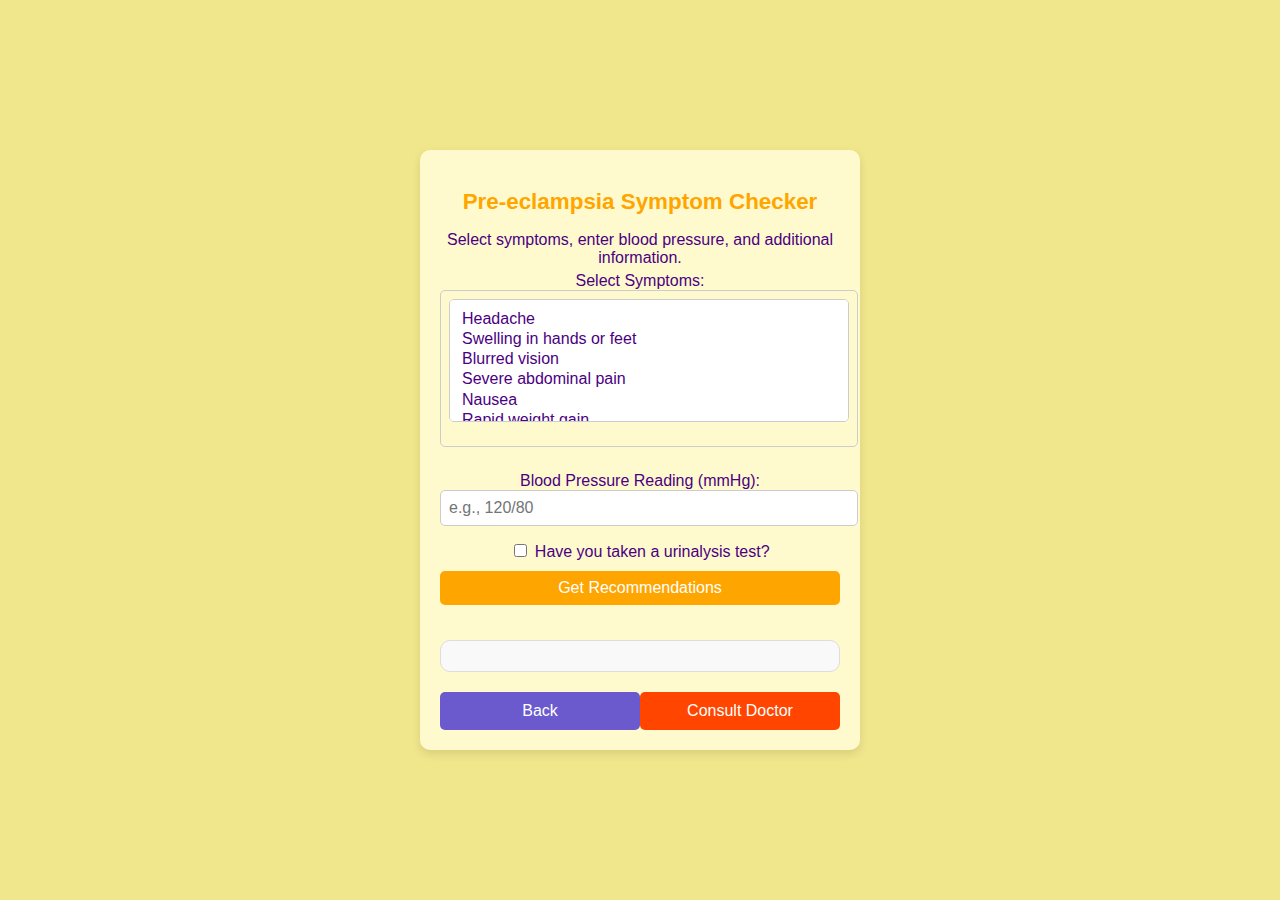
<file: screen6.html>
<!DOCTYPE html>
<html lang="en">
<head>
    <meta charset="UTF-8">
    <meta name="viewport" content="width=device-width, initial-scale=1.0">
    <title>Pre-eclampsia Symptom Checker</title>
    <style>
        /* General Styling */
        body {
            font-family: Arial, sans-serif;
            background-color: #F0E68C;
            display: flex;
            justify-content: center;
            align-items: center;
            height: 100vh;
            margin: 0;
        }

        .container {
            width: 90%;
            max-width: 400px;
            background-color: #FFFACD;
            padding: 20px;
            border-radius: 10px;
            box-shadow: 0 4px 10px rgba(0, 0, 0, 0.1);
            text-align: center;
            color: #4B0082;
        }

        h2 {
            color: #FFA500;
            margin-bottom: 10px;
            font-size: 1.4em;
        }

        label, p {
            font-size: 1em;
            margin-bottom: 5px;
            color: #4B0082;
        }

        /* Form Elements Styling */
        .symptom-selector, input[type="text"], input[type="number"], select, button {
            width: 100%;
            padding: 8px;
            margin-bottom: 15px;
            border: 1px solid #ccc;
            border-radius: 5px;
            font-size: 1em;
            color: #4B0082;
        }

        select {
            padding: 10px;
            color: #4B0082;
            background-color: #fff;
        }

        button {
            background-color: #FFA500;
            color: white;
            border: none;
            cursor: pointer;
            margin-top: 10px;
        }

        button:hover {
            background-color: #FF8C00;
        }

        #symptom-list {
            list-style: none;
            padding: 0;
            margin: 10px 0;
            display: flex;
            flex-wrap: wrap;
            justify-content: center;
        }

        #symptom-list li {
            display: inline-block;
            padding: 5px 10px;
            background-color: #FFA500;
            color: white;
            border-radius: 15px;
            margin: 5px;
            font-size: 0.9em;
        }

        /* Recommendations Styling */
        #recommendations {
            margin-top: 20px;
            padding: 15px;
            background-color: #f9f9f9;
            border: 1px solid #ddd;
            border-radius: 10px;
            font-size: 0.9em;
        }

        /* Navigation Buttons Styling */
        .nav-buttons {
            display: flex;
            justify-content: space-between;
            margin-top: 20px;
        }

        /* Style for "Back" button */
        .nav-buttons a:first-child {
            background-color: #6A5ACD; /* Slate blue color for "Back" */
        }

        .nav-buttons a:first-child:hover {
            background-color: #483D8B; /* Darker shade for hover */
        }

        /* Style for "Consult Doctor" button */
        .nav-buttons a:last-child {
            background-color: #FF4500; /* Orange-red color for "Consult Doctor" */
        }

        .nav-buttons a:last-child:hover {
            background-color: #FF6347; /* Lighter orange for hover */
        }

        .nav-buttons a {
            text-decoration: none;
            color: white;
            padding: 10px;
            border-radius: 5px;
            width: 48%;
            text-align: center;
            display: inline-block;
            font-size: 1em;
        }

        /* Responsive adjustments */
        @media (max-width: 600px) {
            .container {
                width: 95%;
                padding: 15px;
            }

            h2 {
                font-size: 1.2em;
            }

            label, p {
                font-size: 0.9em;
            }

            button, .nav-buttons a {
                font-size: 1em;
                padding: 10px;
            }
        }
    </style>
</head>
<body>
    <div class="container">
        <h2>Pre-eclampsia Symptom Checker</h2>
        <p>Select symptoms, enter blood pressure, and additional information.</p>

        <form id="symptom-form">
            <!-- Symptom Selection -->
            <label for="symptom-dropdown">Select Symptoms:</label>
            <div class="symptom-selector">
                <select id="symptom-dropdown" multiple size="5">
                    <option value="Headache">Headache</option>
                    <option value="Swelling in hands or feet">Swelling in hands or feet</option>
                    <option value="Blurred vision">Blurred vision</option>
                    <option value="Severe abdominal pain">Severe abdominal pain</option>
                    <option value="Nausea">Nausea</option>
                    <option value="Rapid weight gain">Rapid weight gain</option>
                    <option value="Shortness of breath">Shortness of breath</option>
                    <option value="Decreased urine output">Decreased urine output</option>
                </select>
            </div>
            <ul id="symptom-list"></ul>

            <!-- Blood Pressure Input -->
            <label for="blood-pressure">Blood Pressure Reading (mmHg):</label>
            <input type="text" id="blood-pressure" placeholder="e.g., 120/80">

            <!-- Urinalysis Checkbox -->
            <label>
                <input type="checkbox" id="urinalysis-test"> Have you taken a urinalysis test?
            </label>

            <!-- Protein in Urine - Conditional -->
            <div id="protein-section" style="display: none; margin-top: 10px;">
                <label>Do you have protein in your urine?</label><br>
                <input type="radio" name="protein" value="Yes"> Yes
                <input type="radio" name="protein" value="No"> No
            </div>

            <button type="submit">Get Recommendations</button>
        </form>

        <div id="recommendations"></div>

        <!-- Navigation Buttons -->
        <div class="nav-buttons">
            <a href="screen5.html">Back</a>
            <a href="screen7.html">Consult Doctor</a>
        </div>
    </div>

    <script>
        document.addEventListener("DOMContentLoaded", () => {
            const symptomDropdown = document.getElementById("symptom-dropdown");
            const symptomList = document.getElementById("symptom-list");
            const recommendationsDiv = document.getElementById("recommendations");
            const urinalysisTestCheckbox = document.getElementById("urinalysis-test");
            const proteinSection = document.getElementById("protein-section");

            // Toggle protein section visibility
            urinalysisTestCheckbox.addEventListener("change", () => {
                proteinSection.style.display = urinalysisTestCheckbox.checked ? "block" : "none";
            });

            // Add selected symptoms to list on selection
            symptomDropdown.addEventListener("change", () => {
                const selectedOptions = Array.from(symptomDropdown.selectedOptions);
                selectedOptions.forEach(option => addSymptom(option.value));
            });

            function addSymptom(symptom) {
                if (!Array.from(symptomList.children).some(li => li.textContent === symptom)) {
                    const li = document.createElement("li");
                    li.textContent = symptom;
                    li.addEventListener("click", () => li.remove());
                    symptomList.appendChild(li);
                }
            }

            // Submit form event
            document.getElementById("symptom-form").addEventListener("submit", (e) => {
                e.preventDefault();
                
                const selectedSymptoms = Array.from(symptomList.children).map(li => li.textContent);
                const bloodPressure = document.getElementById("blood-pressure").value;
                const proteinInUrine = document.querySelector('input[name="protein"]:checked')?.value || "No";

                // Send symptoms to backend for recommendations
                fetch("/process-symptoms", {
                    method: "POST",
                    headers: {
                        "Content-Type": "application/json",
                    },
                    body: JSON.stringify({
                        symptoms: selectedSymptoms,
                        bloodPressure: bloodPressure,
                        proteinInUrine: urinalysisTestCheckbox.checked ? proteinInUrine : "Not taken",
                    }),
                })
                .then((response) => response.json())
                .then((data) => {
                    recommendationsDiv.innerHTML = `<p>${data.message}</p>`;
                })
                .catch((error) => {
                    recommendationsDiv.innerHTML = "<p>Error processing symptoms. Please try again later.</p>";
                    console.error("Error:", error);
                });
            });
        });
    </script>
</body>
</html>
</file>
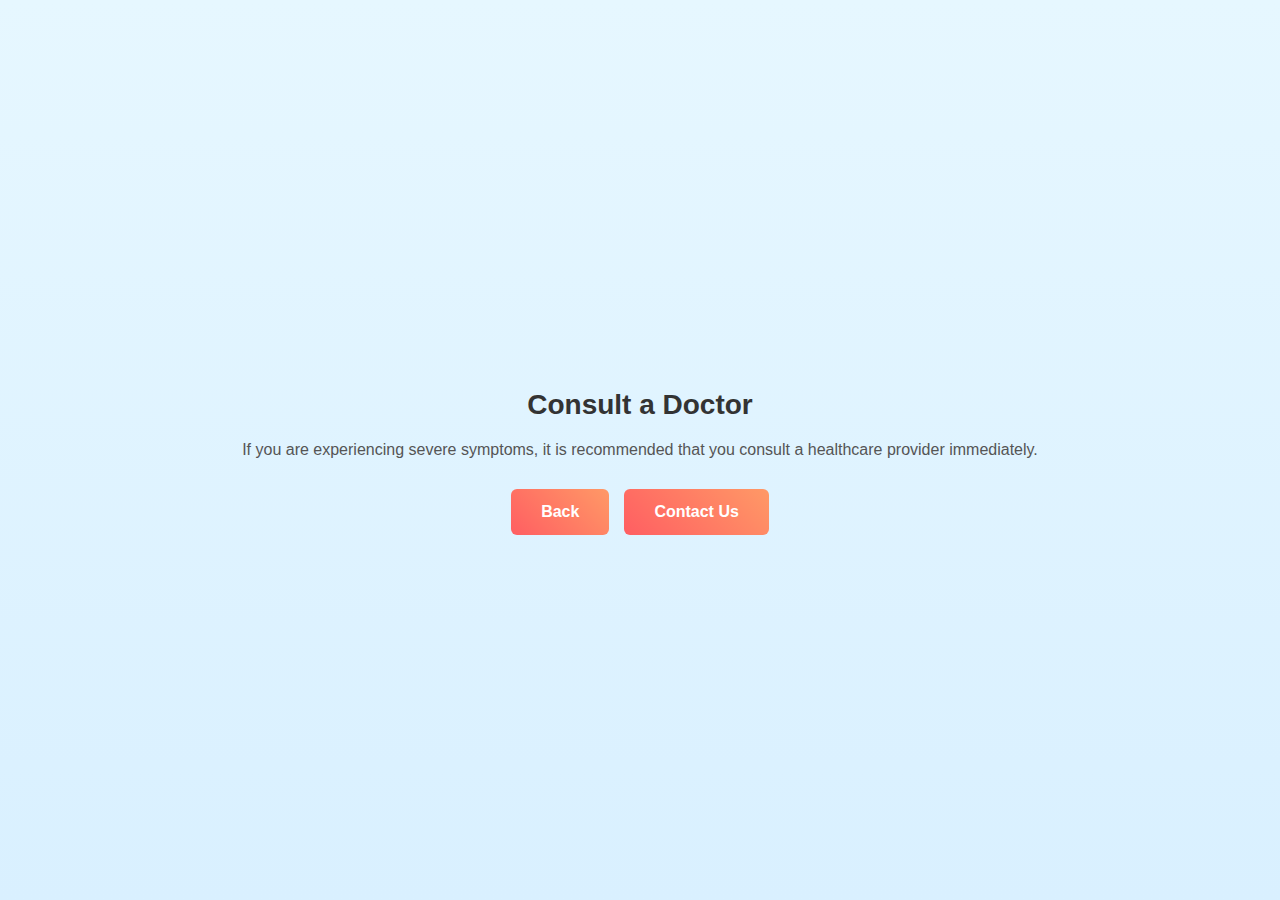
<file: screen7.html>
<!DOCTYPE html>
<html lang="en">
<head>
    <meta charset="UTF-8">
    <meta name="viewport" content="width=device-width, initial-scale=1.0">
    <title>Consult a Doctor</title>
    <style>
        body {
            font-family: Arial, sans-serif;
            margin: 0;
            padding: 0;
            background: linear-gradient(to bottom, #e6f7ff, #d9f0ff);
            display: flex;
            justify-content: center;
            align-items: center;
            height: 100vh;
            text-align: center;
        }

        h2 {
            color: #333;
            font-size: 28px;
            font-weight: bold;
            margin-bottom: 20px;
        }

        p {
            color: #555;
            font-size: 16px;
            margin-bottom: 30px;
        }

        .nav-buttons {
            display: flex;
            justify-content: center;
            gap: 15px;
        }

        .nav-buttons a {
            text-decoration: none;
            background: linear-gradient(45deg, #ff5e62, #ff9966);
            color: white;
            padding: 14px 30px;
            border-radius: 6px;
            font-size: 16px;
            font-weight: bold;
            transition: background 0.3s ease;
        }

        .nav-buttons a:hover {
            background: linear-gradient(45deg, #ff9966, #ff5e62);
        }

        /* Responsive Design */
        @media (max-width: 768px) {
            h2 {
                font-size: 24px;
            }

            p {
                font-size: 14px;
            }

            .nav-buttons a {
                padding: 12px 25px;
                font-size: 14px;
            }
        }

        @media (max-width: 480px) {
            h2 {
                font-size: 20px;
            }

            p {
                font-size: 12px;
            }

            .nav-buttons a {
                padding: 10px 20px;
                font-size: 12px;
            }
        }
    </style>
</head>
<body>
    <div>
        <h2>Consult a Doctor</h2>
        <p>If you are experiencing severe symptoms, it is recommended that you consult a healthcare provider immediately.</p>

        <div class="nav-buttons">
            <a href="screen6.html">Back</a>
            <a href="screen1.html">Contact Us</a>
        </div>
    </div>
</body>
</html>
</file>
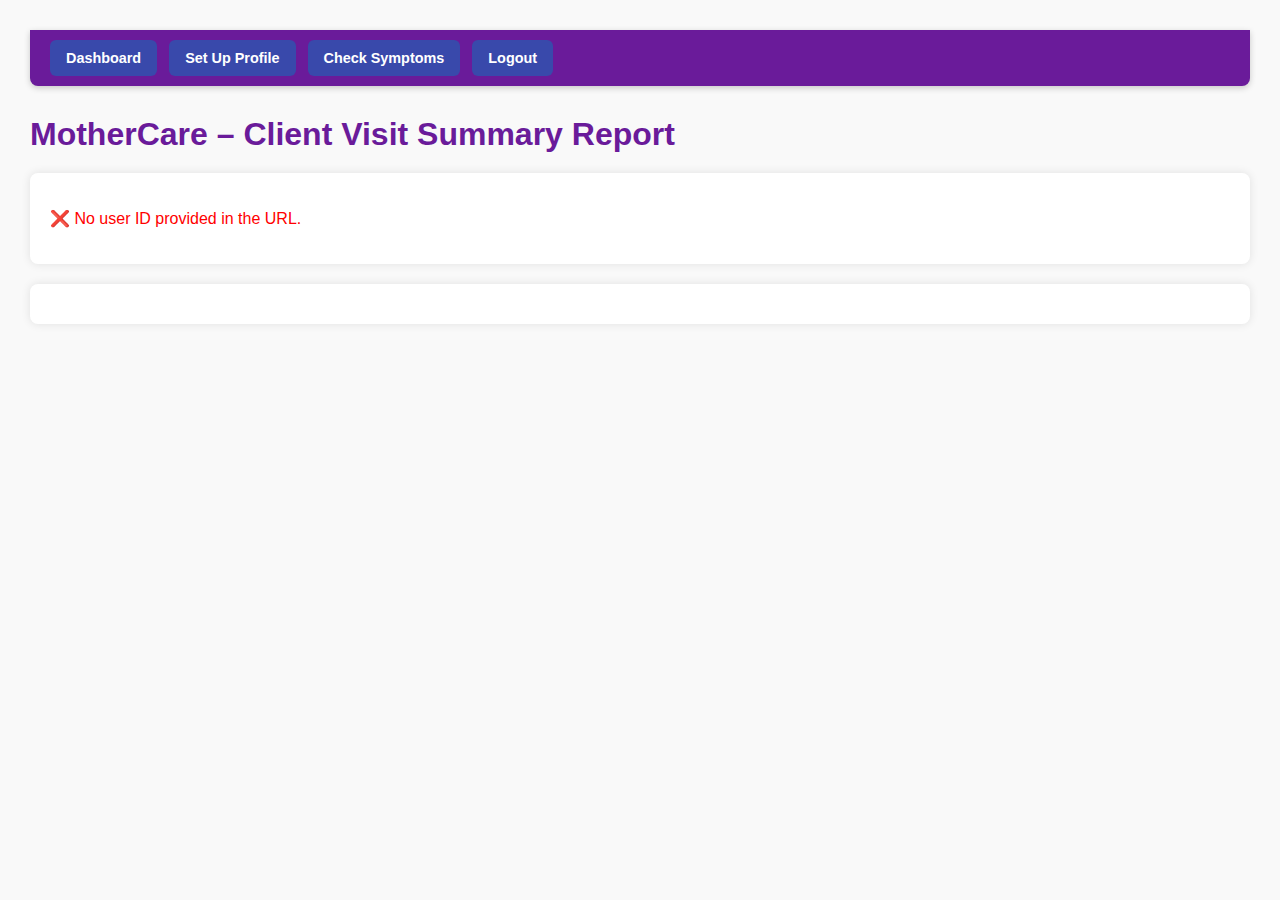
<file: VisitSummary.html>
<!DOCTYPE html>
<html lang="en">
<head>
  <meta charset="UTF-8" />
  <title>MotherCare – Client Visit Summary Report</title>
  <style>
    body {
      font-family: Arial, sans-serif;
      background-color: #f9f9f9;
      padding: 30px;
      margin: 0;
    }
    h1 {
      color: #6a1b9a;
      margin-bottom: 20px;
    }
    .nav {
      background: #6a1b9a;
      padding: 10px 20px;
      display: flex;
      gap: 12px;
      border-radius: 0 0 8px 8px;
      box-shadow: 0 2px 6px rgba(0,0,0,0.2);
      margin-bottom: 30px;
    }
    .nav button, .nav a {
      background: #3949ab;
      color: white;
      border: none;
      padding: 10px 16px;
      font-weight: 600;
      border-radius: 6px;
      cursor: pointer;
      text-decoration: none;
      display: inline-block;
      transition: background-color 0.3s ease;
      font-size: 0.9rem;
    }
    .nav button:hover, .nav a:hover {
      background: #303f9f;
    }
    .info, .visits {
      background: #fff;
      padding: 20px;
      margin-top: 20px;
      border-radius: 8px;
      box-shadow: 0 0 10px rgba(0,0,0,0.1);
    }
    table {
      width: 100%;
      border-collapse: collapse;
      margin-top: 15px;
    }
    th, td {
      border: 1px solid #ccc;
      padding: 8px;
      text-align: left;
    }
    th {
      background: #eee;
    }
    .error {
      color: red;
    }
  </style>
</head>
<body>

  <div class="nav" id="nav-bar">
    <!-- Buttons will be inserted here by JS -->
  </div>

  <h1>MotherCare – Client Visit Summary Report</h1>
  <div class="info" id="info">Loading...</div>
  <div class="visits" id="visits"></div>

  <script>
    const urlParams = new URLSearchParams(window.location.search);
    const userId = urlParams.get("user_id");

    // Create navigation buttons dynamically with user_id preserved
    const navBar = document.getElementById('nav-bar');
    if (userId) {
      navBar.innerHTML = `
        <a href="dashboard.php?user_id=${encodeURIComponent(userId)}">Dashboard</a>
        <a href="screen4.html?user_id=${encodeURIComponent(userId)}">Set Up Profile</a>
        <a href="screen6.html?user_id=${encodeURIComponent(userId)}">Check Symptoms</a>
        <a href="logout.php">Logout</a>
      `;
    } else {
      navBar.innerHTML = `
        <a href="dashboard.php">Dashboard</a>
        <a href="screen4.html">Set Up Profile</a>
        <a href="screen6.html">Check Symptoms</a>
        <a href="logout.php">Logout</a>
      `;
    }

    if (!userId) {
      document.getElementById("info").innerHTML = "<p class='error'>❌ No user ID provided in the URL.</p>";
    } else {
      fetch(`VisitSummary.php?user_id=${encodeURIComponent(userId)}`)
        .then(res => res.json())
        .then(data => {
          if (data.error) {
            document.getElementById("info").innerHTML = `<p class="error">⚠ ${data.error}</p>`;
            return;
          }

          const infoHTML = `
            <strong>Name:</strong> ${data.name}<br>
            <strong>Email:</strong> ${data.email}<br>
            <strong>DOB:</strong> ${data.dob}<br>
            <strong>Nationality:</strong> ${data.nationality}<br>
            <strong>District:</strong> ${data.district}<br>
            <strong>Sub-County:</strong> ${data.sub_county}<br>
            <strong>Parish:</strong> ${data.parish}<br>
            <strong>Village:</strong> ${data.village}<br>
            <strong>Nearest Health Center:</strong> ${data.nearest_health}<br>
            <strong>Next of Kin:</strong> ${data.kin_name} (${data.kin_relationship}, ${data.kin_contact})<br>
            <strong>Expected Delivery:</strong> ${data.expected_delivery}<br>
            <strong>Registered on:</strong> ${data.registered_on}<br>
          `;
          document.getElementById("info").innerHTML = infoHTML;

          if (data.visits.length > 0) {
            let table = `
              <h2>Visit History</h2>
              <table>
                <tr><th>Date</th><th>Risk Score</th><th>Risk Level</th></tr>
            `;
            data.visits.forEach(v => {
              table += `<tr><td>${v.date}</td><td>${v.risk_score}</td><td>${v.risk_level}</td></tr>`;
            });
            table += "</table>";
            document.getElementById("visits").innerHTML = table;
          } else {
            document.getElementById("visits").innerHTML = "<p>No visits found.</p>";
          }
        })
        .catch(err => {
          document.getElementById("info").innerHTML = "<p class='error'>⚠ Failed to fetch data from server.</p>";
          console.error(err);
        });
    }
  </script>
</body>
</html>
</file>
